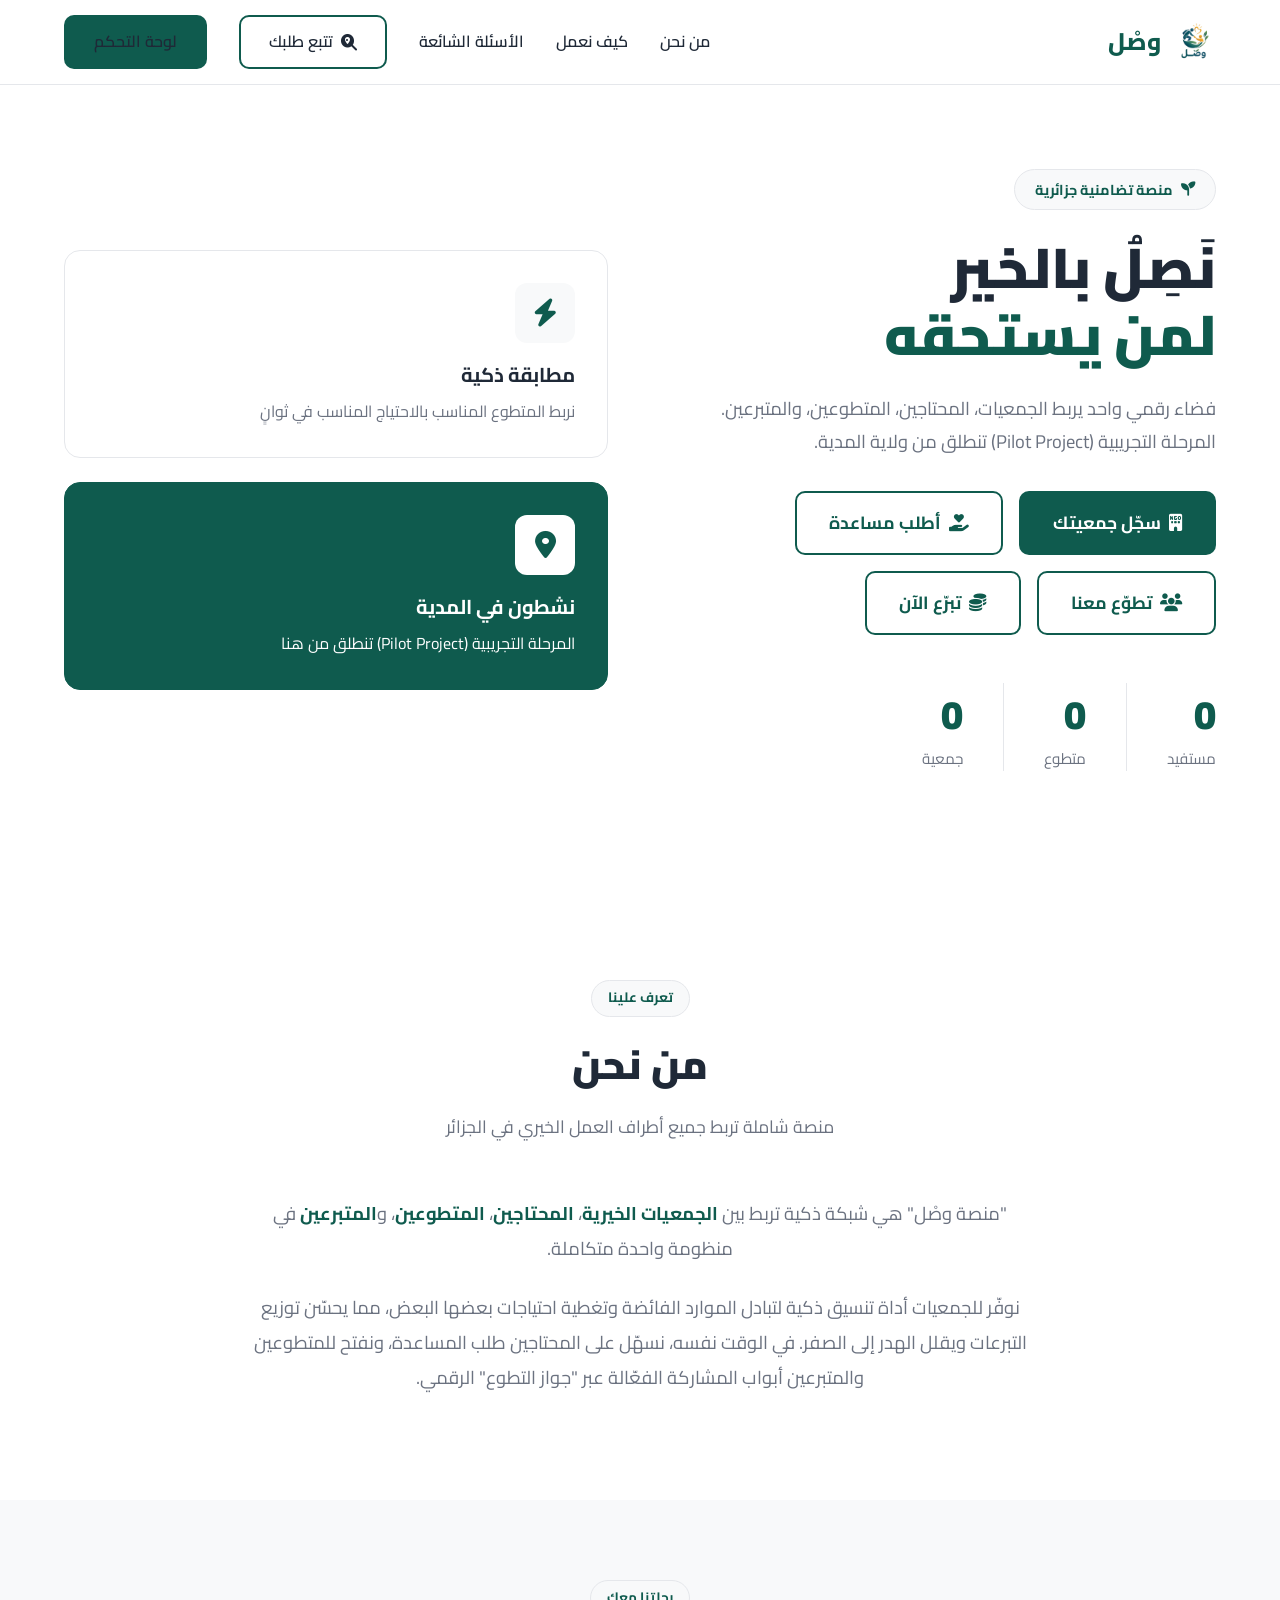
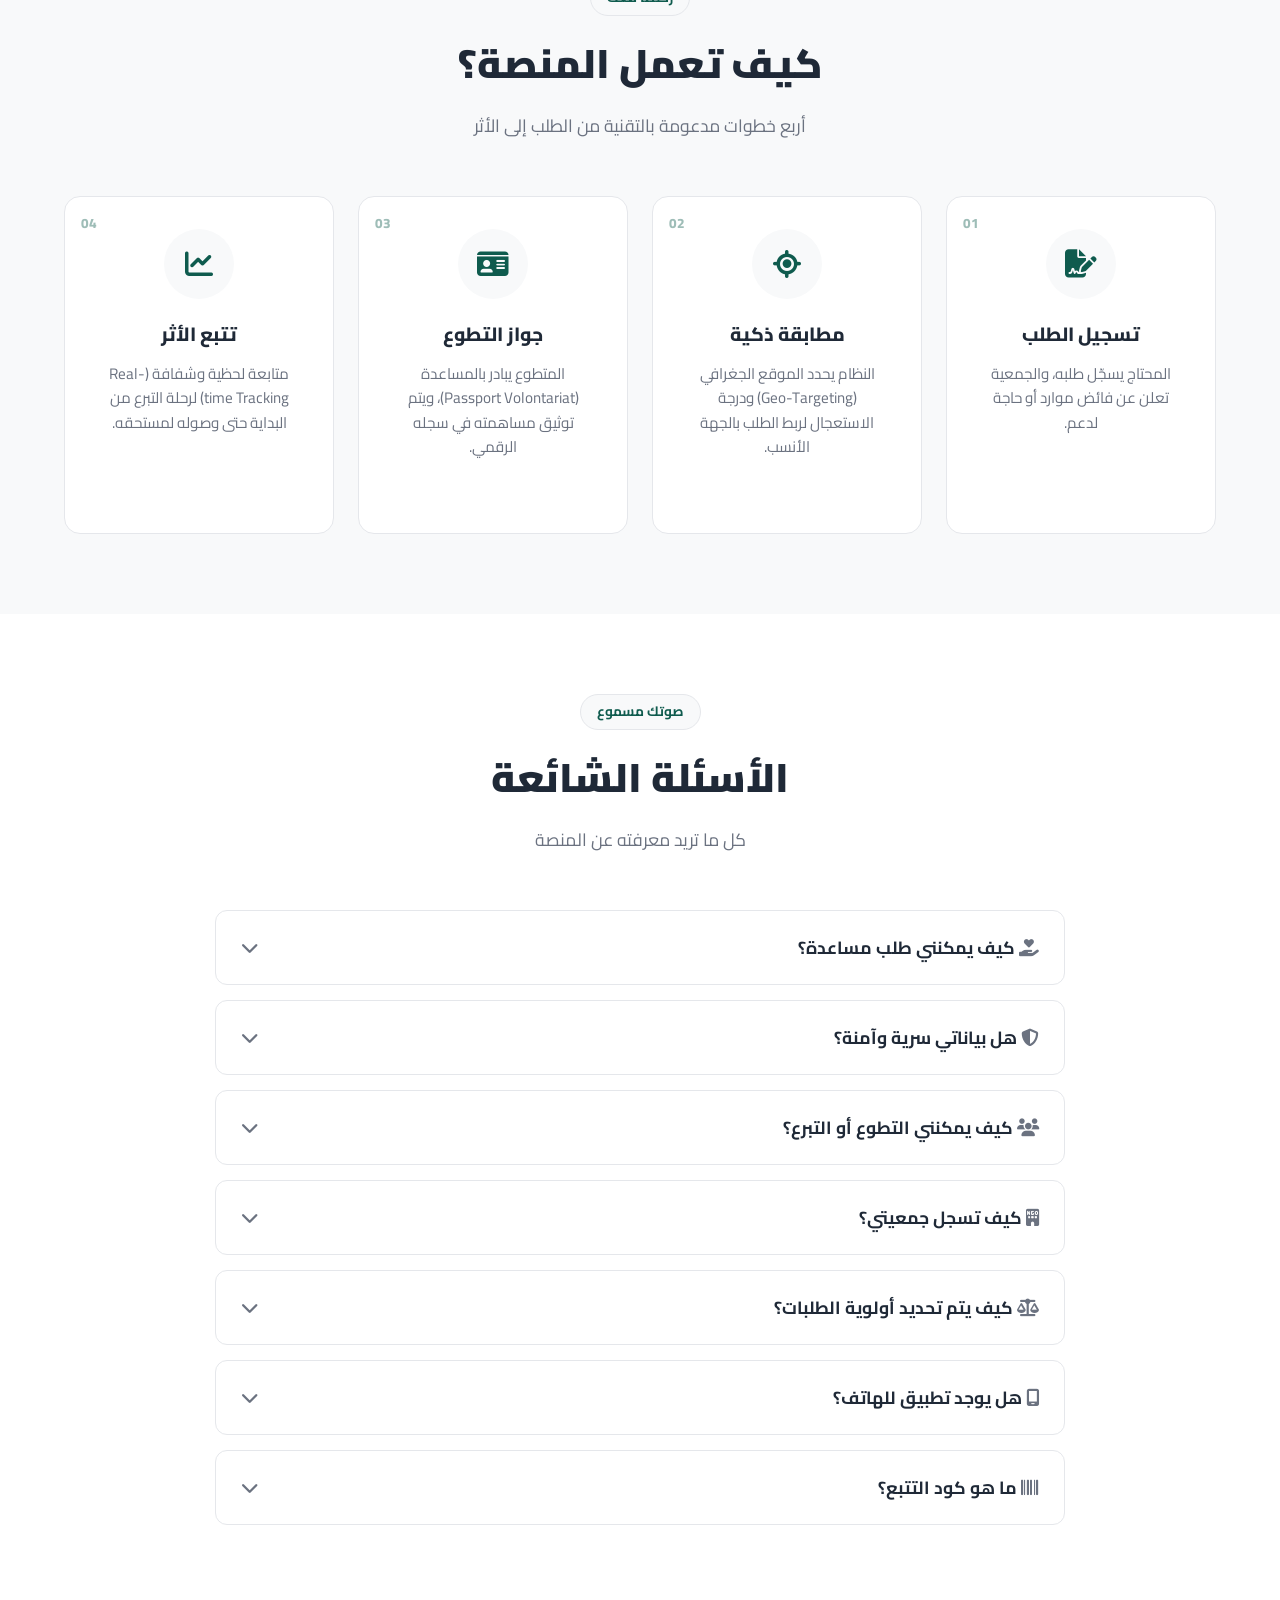
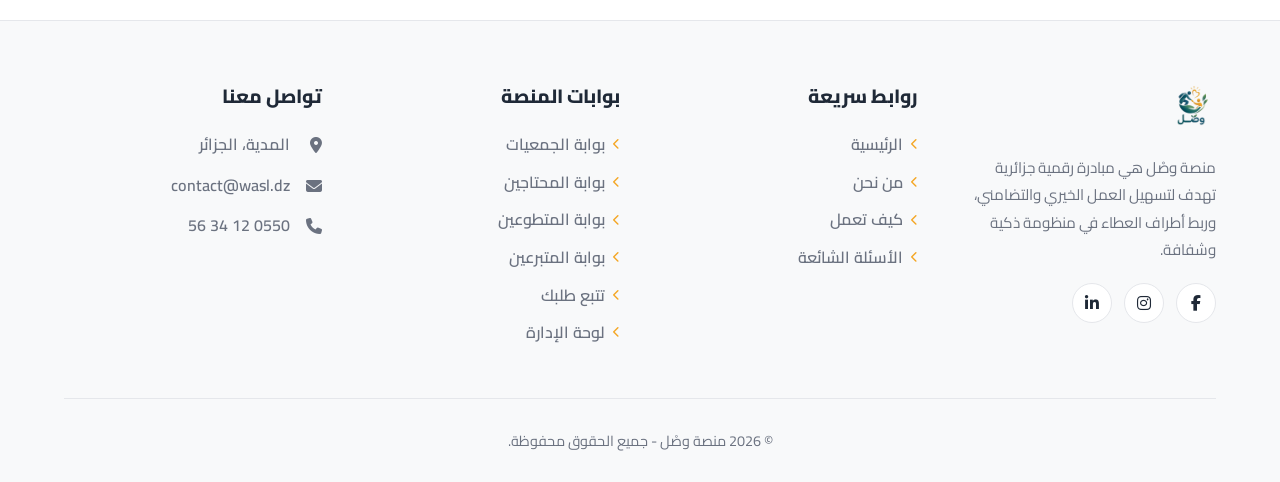
<file: index.html>
<!DOCTYPE html>
<html lang="ar" dir="rtl">
<head>
    <meta charset="UTF-8">
    <meta name="viewport" content="width=device-width, initial-scale=1.0">
    <meta name="theme-color" content="#0F5B4E">
    <title>وصْل | جسر العطاء الذكي</title>
    <link href="https://fonts.googleapis.com/css2?family=Cairo:wght@400;600;700;800;900&display=swap" rel="stylesheet">
    <link rel="stylesheet" href="https://cdnjs.cloudflare.com/ajax/libs/font-awesome/6.4.0/css/all.min.css">
    <link rel="stylesheet" href="css/style.css">
    <link rel="manifest" href="manifest.json">
</head>
<body>

<!-- Header -->
<header>
    <div class="container header-inner">
        <a href="index.html" class="logo">
            <img src="assets/logo.png" alt="وصْل">
            <span>وصْل</span>
        </a>
        <nav class="main-nav">
            <a href="#about">من نحن</a>
            <a href="#how-it-works">كيف نعمل</a>
            <a href="#faq">الأسئلة الشائعة</a>
            <a href="track.html" class="btn btn-outline">
                <i class="fa-solid fa-magnifying-glass-location"></i> تتبع طلبك
            </a>
            <a href="admin.html" class="btn btn-primary">لوحة التحكم</a>
        </nav>
        <button class="menu-toggle" aria-label="القائمة">
            <i class="fa-solid fa-bars"></i>
        </button>
    </div>
    <div class="mobile-menu">
        <a href="#about">من نحن</a>
        <a href="#how-it-works">كيف نعمل</a>
        <a href="#faq">الأسئلة الشائعة</a>
        <a href="track.html"><i class="fa-solid fa-magnifying-glass-location"></i> تتبع طلبك</a>
        <a href="admin.html"><i class="fa-solid fa-shield-halved"></i> لوحة التحكم</a>
    </div>
</header>

<!-- Hero Section -->
<section class="hero">
    <div class="container hero-content">
        <div class="hero-text">
            <span class="hero-badge">
                <i class="fa-solid fa-seedling"></i>
                منصة تضامنية جزائرية
            </span>
            <h1>نَصِلُ بالخير<br><span>لمن يستحقه</span></h1>
            <p>فضاء رقمي واحد يربط الجمعيات، المحتاجين، المتطوعين، والمتبرعين. المرحلة التجريبية (Pilot Project) تنطلق من ولاية المدية.</p>
            
            <div class="hero-actions">
                <a href="association.html" class="btn btn-primary btn-lg">
                    <i class="fa-solid fa-building-ngo"></i>
                    سجّل جمعيتك
                </a>
                <a href="needy.html" class="btn btn-outline btn-lg">
                    <i class="fa-solid fa-hand-holding-heart"></i>
                    أطلب مساعدة
                </a>
                <a href="volunteer.html" class="btn btn-outline btn-lg">
                    <i class="fa-solid fa-users"></i>
                    تطوّع معنا
                </a>
                <a href="donor.html" class="btn btn-outline btn-lg">
                    <i class="fa-solid fa-coins"></i>
                    تبرّع الآن
                </a>
            </div>
            
            <div class="hero-stats">
                <div class="stat">
                    <strong id="count1">0</strong>
                    <span>مستفيد</span>
                </div>
                <div class="stat-divider"></div>
                <div class="stat">
                    <strong id="count2">0</strong>
                    <span>متطوع</span>
                </div>
                <div class="stat-divider"></div>
                <div class="stat">
                    <strong id="count3">0</strong>
                    <span>جمعية</span>
                </div>
            </div>
        </div>
        
        <div class="hero-visual">
            <div class="hero-card">
                <div class="hero-card-icon">
                    <i class="fa-solid fa-bolt"></i>
                </div>
                <h3>مطابقة ذكية</h3>
                <p>نربط المتطوع المناسب بالاحتياج المناسب في ثوانٍ</p>
            </div>
            <div class="hero-card featured">
                <div class="hero-card-icon">
                    <i class="fa-solid fa-location-dot"></i>
                </div>
                <h3>نشطون في المدية</h3>
                <p>المرحلة التجريبية (Pilot Project) تنطلق من هنا</p>
            </div>
        </div>
    </div>
</section>

<!-- About Section -->
<section id="about" class="section">
    <div class="container">
        <div class="section-header">
            <span class="section-label">تعرف علينا</span>
            <h2>من نحن</h2>
            <p>منصة شاملة تربط جميع أطراف العمل الخيري في الجزائر</p>
        </div>
        <div class="about-content">
            <p>"منصة وصْل" هي شبكة ذكية تربط بين <strong>الجمعيات الخيرية</strong>، <strong>المحتاجين</strong>، <strong>المتطوعين</strong>، و<strong>المتبرعين</strong> في منظومة واحدة متكاملة.</p>
            <p>نوفّر للجمعيات أداة تنسيق ذكية لتبادل الموارد الفائضة وتغطية احتياجات بعضها البعض، مما يحسّن توزيع التبرعات ويقلل الهدر إلى الصفر. في الوقت نفسه، نسهّل على المحتاجين طلب المساعدة، ونفتح للمتطوعين والمتبرعين أبواب المشاركة الفعّالة عبر "جواز التطوع" الرقمي.</p>
        </div>
    </div>
</section>

<!-- How It Works -->
<section id="how-it-works" class="section section-alt">
    <div class="container">
        <div class="section-header">
            <span class="section-label">رحلتنا معك</span>
            <h2>كيف تعمل المنصة؟</h2>
            <p>أربع خطوات مدعومة بالتقنية من الطلب إلى الأثر</p>
        </div>
        <div class="steps-grid">
            <div class="step-card" onclick="openModal('modal-1')">
                <span class="step-number">01</span>
                <div class="step-icon">
                    <i class="fa-solid fa-file-signature"></i>
                </div>
                <h3>تسجيل الطلب</h3>
                <p>المحتاج يسجّل طلبه، والجمعية تعلن عن فائض موارد أو حاجة لدعم.</p>
                <span class="click-hint">اضغط للتفاصيل <i class="fa-solid fa-arrow-left"></i></span>
            </div>
            <div class="step-card" onclick="openModal('modal-2')">
                <span class="step-number">02</span>
                <div class="step-icon">
                    <i class="fa-solid fa-location-crosshairs"></i>
                </div>
                <h3>مطابقة ذكية</h3>
                <p>النظام يحدد الموقع الجغرافي (Geo-Targeting) ودرجة الاستعجال لربط الطلب بالجهة الأنسب.</p>
                <span class="click-hint">اضغط للتفاصيل <i class="fa-solid fa-arrow-left"></i></span>
            </div>
            <div class="step-card" onclick="openModal('modal-3')">
                <span class="step-number">03</span>
                <div class="step-icon">
                    <i class="fa-solid fa-id-card"></i>
                </div>
                <h3>جواز التطوع</h3>
                <p>المتطوع يبادر بالمساعدة (Passport Volontariat)، ويتم توثيق مساهمته في سجله الرقمي.</p>
                <span class="click-hint">اضغط للتفاصيل <i class="fa-solid fa-arrow-left"></i></span>
            </div>
            <div class="step-card" onclick="openModal('modal-4')">
                <span class="step-number">04</span>
                <div class="step-icon">
                    <i class="fa-solid fa-chart-line"></i>
                </div>
                <h3>تتبع الأثر</h3>
                <p>متابعة لحظية وشفافة (Real-time Tracking) لرحلة التبرع من البداية حتى وصوله لمستحقه.</p>
                <span class="click-hint">اضغط للتفاصيل <i class="fa-solid fa-arrow-left"></i></span>
            </div>
        </div>
    </div>
</section>

<!-- FAQ Section -->
<section id="faq" class="section">
    <div class="container">
        <div class="section-header">
            <span class="section-label">صوتك مسموع</span>
            <h2>الأسئلة الشائعة</h2>
            <p>كل ما تريد معرفته عن المنصة</p>
        </div>
        <div class="faq-container">
            <div class="faq-item">
                <button class="faq-question" onclick="toggleFaq(this)">
                    <span><i class="fa-solid fa-hand-holding-heart"></i> كيف يمكنني طلب مساعدة؟</span>
                    <i class="fa-solid fa-chevron-down"></i>
                </button>
                <div class="faq-answer">
                    <p>اضغط على "أطلب مساعدة" واملأ النموذج بمعلوماتك. فريق الإدارة سيقيّم طلبك بموضوعية خلال 24-48 ساعة ويوجّهه لأقرب جمعية.</p>
                </div>
            </div>
            <div class="faq-item">
                <button class="faq-question" onclick="toggleFaq(this)">
                    <span><i class="fa-solid fa-shield-halved"></i> هل بياناتي سرية وآمنة؟</span>
                    <i class="fa-solid fa-chevron-down"></i>
                </button>
                <div class="faq-answer">
                    <p>نعم تماماً. نستخدم أعلى معايير التشفير. بياناتك لا تظهر إلا للجمعيات المعتمدة في منطقتك بعد اعتماد الإدارة.</p>
                </div>
            </div>
            <div class="faq-item">
                <button class="faq-question" onclick="toggleFaq(this)">
                    <span><i class="fa-solid fa-users"></i> كيف يمكنني التطوع أو التبرع؟</span>
                    <i class="fa-solid fa-chevron-down"></i>
                </button>
                <div class="faq-answer">
                    <p>سجّل في قسم "تطوّع معنا" أو "تبرّع الآن"، حدد مهاراتك أو نوع التبرع. ستصلك فرص مطابقة في منطقتك.</p>
                </div>
            </div>
            <div class="faq-item">
                <button class="faq-question" onclick="toggleFaq(this)">
                    <span><i class="fa-solid fa-building-ngo"></i> كيف تسجل جمعيتي؟</span>
                    <i class="fa-solid fa-chevron-down"></i>
                </button>
                <div class="faq-answer">
                    <p>اضغط على "سجّل جمعيتك" وقدّم الوثائق المطلوبة. تتم المراجعة خلال 48 ساعة. حالياً نقبل الجمعيات في ولاية المدية كمرحلة تجريبية.</p>
                </div>
            </div>
            <div class="faq-item">
                <button class="faq-question" onclick="toggleFaq(this)">
                    <span><i class="fa-solid fa-scale-balanced"></i> كيف يتم تحديد أولوية الطلبات؟</span>
                    <i class="fa-solid fa-chevron-down"></i>
                </button>
                <div class="faq-answer">
                    <p>نظام تقييم نمطي (Scoring Matrix) موضوعي يحسب نقاط كل حالة بناءً على معايير دقيقة (أطفال، أمراض، وضع السكن...). الإدارة فقط هي من تعتمد الأولويات.</p>
                </div>
            </div>
            <div class="faq-item">
                <button class="faq-question" onclick="toggleFaq(this)">
                    <span><i class="fa-solid fa-mobile-screen"></i> هل يوجد تطبيق للهاتف؟</span>
                    <i class="fa-solid fa-chevron-down"></i>
                </button>
                <div class="faq-answer">
                    <p>نعم! المنصة تعمل كتطبيق PWA. يمكنك تثبيتها على هاتفك مباشرة من المتصفح، وتعمل حتى بدون إنترنت.</p>
                </div>
            </div>
            <div class="faq-item">
                <button class="faq-question" onclick="toggleFaq(this)">
                    <span><i class="fa-solid fa-barcode"></i> ما هو كود التتبع؟</span>
                    <i class="fa-solid fa-chevron-down"></i>
                </button>
                <div class="faq-answer">
                    <p>بعد تسجيل أي طلب، ستحصل على كود فريد (مثل WSL-1234) يمكنك استخدامه في صفحة "تتبع طلبك" لمعرفة حالة طلبك في أي وقت.</p>
                </div>
            </div>
        </div>
    </div>
</section>

<!-- Footer -->
<footer class="site-footer">
    <div class="container">
        <div class="footer-grid">
            <div class="footer-col">
                <img src="assets/logo.png" alt="وصْل" class="footer-logo">
                <p>منصة وصْل هي مبادرة رقمية جزائرية تهدف لتسهيل العمل الخيري والتضامني، وربط أطراف العطاء في منظومة ذكية وشفافة.</p>
                <div class="social-icons">
                    <a href="#" aria-label="Facebook"><i class="fa-brands fa-facebook-f"></i></a>
                    <a href="#" aria-label="Instagram"><i class="fa-brands fa-instagram"></i></a>
                    <a href="#" aria-label="LinkedIn"><i class="fa-brands fa-linkedin-in"></i></a>
                </div>
            </div>
            <div class="footer-col">
                <h4>روابط سريعة</h4>
                <ul class="footer-links">
                    <li><a href="index.html"><i class="fa-solid fa-chevron-left"></i> الرئيسية</a></li>
                    <li><a href="#about"><i class="fa-solid fa-chevron-left"></i> من نحن</a></li>
                    <li><a href="#how-it-works"><i class="fa-solid fa-chevron-left"></i> كيف تعمل</a></li>
                    <li><a href="#faq"><i class="fa-solid fa-chevron-left"></i> الأسئلة الشائعة</a></li>
                </ul>
            </div>
            <div class="footer-col">
                <h4>بوابات المنصة</h4>
                <ul class="footer-links">
                    <li><a href="association.html"><i class="fa-solid fa-chevron-left"></i> بوابة الجمعيات</a></li>
                    <li><a href="needy.html"><i class="fa-solid fa-chevron-left"></i> بوابة المحتاجين</a></li>
                    <li><a href="volunteer.html"><i class="fa-solid fa-chevron-left"></i> بوابة المتطوعين</a></li>
                    <li><a href="donor.html"><i class="fa-solid fa-chevron-left"></i> بوابة المتبرعين</a></li>
                    <li><a href="track.html"><i class="fa-solid fa-chevron-left"></i> تتبع طلبك</a></li>
                    <li><a href="admin.html"><i class="fa-solid fa-chevron-left"></i> لوحة الإدارة</a></li>
                </ul>
            </div>
            <div class="footer-col">
                <h4>تواصل معنا</h4>
                <ul class="footer-contact">
                    <li><i class="fa-solid fa-location-dot"></i> المدية، الجزائر</li>
                    <li><i class="fa-solid fa-envelope"></i> contact@wasl.dz</li>
                    <li><i class="fa-solid fa-phone"></i> 0550 12 34 56</li>
                </ul>
            </div>
        </div>
        <div class="footer-bottom">
            <p>&copy; <span id="current-year"></span> منصة وصْل - جميع الحقوق محفوظة.</p>
        </div>
    </div>
</footer>

<!-- Modals -->
<div id="modal-1" class="modal">
    <div class="modal-content">
        <span class="close-modal" onclick="closeModal('modal-1')">&times;</span>
        <div class="modal-icon">
            <i class="fa-solid fa-file-signature"></i>
        </div>
        <h2>تسجيل الطلب</h2>
        <p>يقوم المحتاج بإنشاء حساب وتقديم طلب مساعدة بسرية تامة. في المقابل، تدخل الجمعيات مواردها الفائضة في النظام لتكون جاهزة للربط الفوري.</p>
    </div>
</div>

<div id="modal-2" class="modal">
    <div class="modal-content">
        <span class="close-modal" onclick="closeModal('modal-2')">&times;</span>
        <div class="modal-icon">
            <i class="fa-solid fa-location-crosshairs"></i>
        </div>
        <h2>المطابقة الذكية (Geo-Targeting)</h2>
        <ul class="modal-features">
            <li><i class="fa-solid fa-location-dot"></i><div><strong>الموقع الجغرافي:</strong> أقرب جمعية في منطقتك</div></li>
            <li><i class="fa-solid fa-scale-balanced"></i><div><strong>نوع الاحتياج:</strong> مطابقة دقيقة للموارد</div></li>
            <li><i class="fa-solid fa-gauge-high"></i><div><strong>درجة الاستعجال:</strong> الأولوية للحالات الطارئة</div></li>
        </ul>
    </div>
</div>

<div id="modal-3" class="modal">
    <div class="modal-content">
        <span class="close-modal" onclick="closeModal('modal-3')">&times;</span>
        <div class="modal-icon">
            <i class="fa-solid fa-id-card"></i>
        </div>
        <h2>جواز التطوع (Passport Volontariat)</h2>
        <p>سجل رقمي موثّق يسجل كل ساعات تطوعك، الجمعيات التي ساعدتها، والتقييمات. يمكنك مشاركته في سيرتك الذاتية أو للحصول على شهادات تقدير.</p>
    </div>
</div>

<div id="modal-4" class="modal">
    <div class="modal-content">
        <span class="close-modal" onclick="closeModal('modal-4')">&times;</span>
        <div class="modal-icon">
            <i class="fa-solid fa-chart-line"></i>
        </div>
        <h2>تتبع الأثر (Real-time Tracking)</h2>
        <ul class="modal-features">
            <li><i class="fa-solid fa-eye"></i><div><strong>شفافية كاملة:</strong> كل تبرع موثق من البداية للنهاية</div></li>
            <li><i class="fa-solid fa-file-pdf"></i><div><strong>تقارير دورية:</strong> إحصائيات واضحة عن أثر العمل</div></li>
        </ul>
    </div>
</div>

<script src="js/app.js"></script>
</body>
</html>
</file>
<file: css/style.css>
:root {
    --bg: #FFFFFF;
    --bg-alt: #F8F9FA;
    --primary: #0F5B4E;
    --primary-dark: #0a3d35;
    --accent: #F4A623;
    --text: #1F2937;
    --text-muted: #6B7280;
    --border: #E5E7EB;
    --shadow: 0 2px 8px rgba(0,0,0,0.04);
    --shadow-lg: 0 10px 30px rgba(15,91,78,0.12);
}

* { margin: 0; padding: 0; box-sizing: border-box; font-family: 'Cairo', sans-serif; }

body {
    background: var(--bg);
    color: var(--text);
    line-height: 1.6;
    overflow-x: hidden;
}

.container { width: 90%; max-width: 1200px; margin: 0 auto; }
a { text-decoration: none; color: inherit; transition: 0.3s; }

/* Header */
header {
    position: fixed;
    top: 0;
    width: 100%;
    background: var(--bg);
    border-bottom: 1px solid var(--border);
    z-index: 1000;
    padding: 15px 0;
}

.header-inner {
    display: flex;
    justify-content: space-between;
    align-items: center;
}

.logo {
    display: flex;
    align-items: center;
    gap: 10px;
    font-weight: 800;
    font-size: 1.5rem;
    color: var(--primary);
}

.logo img { height: 45px; }

.main-nav {
    display: flex;
    align-items: center;
    gap: 2rem;
}

.main-nav a {
    color: var(--text);
    font-weight: 600;
}

.main-nav a:hover { color: var(--primary); }

.menu-toggle {
    display: none;
    background: none;
    border: none;
    font-size: 1.5rem;
    color: var(--text);
    cursor: pointer;
}

.mobile-menu {
    display: none;
    flex-direction: column;
    padding: 1rem;
    background: var(--bg);
    border-top: 1px solid var(--border);
}

.mobile-menu.active { display: flex; }

.mobile-menu a {
    padding: 1rem;
    border-bottom: 1px solid var(--border);
    color: var(--text);
    font-weight: 600;
}

/* Buttons */
.btn {
    display: inline-flex;
    align-items: center;
    gap: 0.5rem;
    padding: 0.75rem 1.75rem;
    border-radius: 10px;
    font-weight: 700;
    transition: all 0.3s;
    border: 2px solid transparent;
    font-size: 1rem;
}

.btn-primary {
    background: var(--primary);
    color: white;
}

.btn-primary:hover {
    background: var(--primary-dark);
    transform: translateY(-2px);
    color: white;
}

.btn-outline {
    background: transparent;
    color: var(--primary);
    border-color: var(--primary);
}

.btn-outline:hover {
    background: var(--primary);
    color: white;
}

.btn-lg { padding: 1rem 2rem; font-size: 1.1rem; }

/* Hero */
.hero {
    padding: 120px 0 80px;
    background: var(--bg);
    min-height: 100vh;
    display: flex;
    align-items: center;
}

.hero-content {
    display: grid;
    grid-template-columns: 1fr 1fr;
    gap: 4rem;
    align-items: center;
}

.hero-badge {
    display: inline-flex;
    align-items: center;
    gap: 0.5rem;
    background: var(--bg-alt);
    color: var(--primary);
    padding: 0.5rem 1.25rem;
    border-radius: 99px;
    font-weight: 700;
    font-size: 0.9rem;
    margin-bottom: 1.5rem;
    border: 1px solid var(--border);
}

.hero-text h1 {
    font-size: 3.5rem;
    font-weight: 900;
    color: var(--text);
    line-height: 1.2;
    margin-bottom: 1.5rem;
}

.hero-text h1 span { color: var(--primary); }

.hero-text p {
    font-size: 1.15rem;
    color: var(--text-muted);
    margin-bottom: 2rem;
    line-height: 1.8;
}

.hero-actions {
    display: flex;
    gap: 1rem;
    margin-bottom: 3rem;
    flex-wrap: wrap;
}

.hero-stats {
    display: flex;
    gap: 2.5rem;
    flex-wrap: wrap;
}

.stat {
    display: flex;
    flex-direction: column;
}

.stat strong {
    font-size: 2.5rem;
    font-weight: 900;
    color: var(--primary);
}

.stat span {
    font-size: 0.95rem;
    color: var(--text-muted);
}

.stat-divider {
    width: 1px;
    background: var(--border);
}

.hero-visual {
    display: flex;
    flex-direction: column;
    gap: 1.5rem;
}

.hero-card {
    background: var(--bg);
    border: 1px solid var(--border);
    border-radius: 16px;
    padding: 2rem;
    transition: all 0.3s;
}

.hero-card:hover {
    transform: translateY(-5px);
    box-shadow: var(--shadow-lg);
    border-color: var(--primary);
}

.hero-card.featured {
    background: var(--primary);
    border-color: var(--primary);
}

.hero-card.featured h3,
.hero-card.featured p { color: white; }

.hero-card-icon {
    width: 60px;
    height: 60px;
    background: var(--bg-alt);
    border-radius: 12px;
    display: flex;
    align-items: center;
    justify-content: center;
    font-size: 1.75rem;
    color: var(--primary);
    margin-bottom: 1rem;
}

.hero-card.featured .hero-card-icon {
    background: white;
    color: var(--primary);
}

.hero-card h3 {
    font-size: 1.25rem;
    color: var(--text);
    margin-bottom: 0.5rem;
}

.hero-card p {
    color: var(--text-muted);
    margin: 0;
}

/* Sections */
.section {
    padding: 80px 0;
    background: var(--bg);
}

.section-alt {
    background: var(--bg-alt);
}

.section-header {
    text-align: center;
    max-width: 700px;
    margin: 0 auto 3.5rem;
}

.section-label {
    display: inline-block;
    background: var(--bg-alt);
    color: var(--primary);
    padding: 0.4rem 1rem;
    border-radius: 99px;
    font-weight: 700;
    font-size: 0.85rem;
    margin-bottom: 1rem;
    border: 1px solid var(--border);
}

.section-header h2 {
    font-size: 2.5rem;
    font-weight: 900;
    color: var(--text);
    margin-bottom: 1rem;
}

.section-header p {
    font-size: 1.1rem;
    color: var(--text-muted);
}

/* About */
.about-content {
    max-width: 800px;
    margin: 0 auto;
    text-align: center;
    font-size: 1.15rem;
    color: var(--text-muted);
    line-height: 1.9;
}

.about-content p { margin-bottom: 1.5rem; }
.about-content strong { color: var(--primary); }

/* Steps */
.steps-grid {
    display: grid;
    grid-template-columns: repeat(auto-fit, minmax(260px, 1fr));
    gap: 1.5rem;
}

.step-card {
    background: var(--bg);
    border: 1px solid var(--border);
    border-radius: 16px;
    padding: 2rem;
    text-align: center;
    transition: all 0.3s;
    position: relative;
    cursor: pointer;
}

.step-card:hover {
    transform: translateY(-5px);
    border-color: var(--primary);
    box-shadow: var(--shadow-lg);
}

.step-number {
    position: absolute;
    top: 1rem;
    left: 1rem;
    font-size: 0.85rem;
    font-weight: 800;
    color: var(--primary);
    opacity: 0.4;
}

.step-icon {
    width: 70px;
    height: 70px;
    background: var(--bg-alt);
    border-radius: 50%;
    display: flex;
    align-items: center;
    justify-content: center;
    margin: 0 auto 1.25rem;
    font-size: 1.75rem;
    color: var(--primary);
}

.step-card h3 {
    font-size: 1.2rem;
    color: var(--text);
    margin-bottom: 0.75rem;
    font-weight: 800;
}

.step-card p {
    color: var(--text-muted);
    font-size: 0.95rem;
    margin-bottom: 1rem;
}

.click-hint {
    display: inline-flex;
    align-items: center;
    gap: 0.5rem;
    color: var(--primary);
    font-weight: 700;
    font-size: 0.9rem;
    opacity: 0;
    transition: 0.3s;
}

.step-card:hover .click-hint { opacity: 1; }

/* FAQ */
.faq-container {
    max-width: 850px;
    margin: 0 auto;
}

.faq-item {
    background: var(--bg);
    border: 1px solid var(--border);
    border-radius: 12px;
    margin-bottom: 15px;
    overflow: hidden;
    transition: 0.3s;
}

.faq-item:hover {
    border-color: var(--primary);
}

.faq-question {
    width: 100%;
    text-align: right;
    padding: 20px 25px;
    background: none;
    border: none;
    font-size: 1.1rem;
    font-weight: 700;
    color: var(--text);
    cursor: pointer;
    display: flex;
    justify-content: space-between;
    align-items: center;
    font-family: inherit;
    transition: 0.3s;
}

.faq-question:hover {
    color: var(--primary);
}

.faq-question i {
    transition: 0.3s;
    color: var(--text-muted);
}

.faq-question.active i {
    transform: rotate(180deg);
    color: var(--primary);
}

.faq-answer {
    max-height: 0;
    overflow: hidden;
    transition: max-height 0.3s ease;
    padding: 0 25px;
}

.faq-answer p {
    padding-bottom: 20px;
    color: var(--text-muted);
    font-size: 1rem;
    line-height: 1.8;
}

/* Footer */
.site-footer {
    background: var(--bg-alt);
    border-top: 1px solid var(--border);
    padding: 60px 0 30px;
}

.footer-grid {
    display: grid;
    grid-template-columns: repeat(auto-fit, minmax(220px, 1fr));
    gap: 40px;
    margin-bottom: 40px;
}

.footer-col h4 {
    color: var(--text);
    margin-bottom: 20px;
    font-size: 1.2rem;
    font-weight: 800;
}

.footer-logo {
    height: 50px;
    margin-bottom: 15px;
}

.footer-col p {
    color: var(--text-muted);
    font-size: 0.95rem;
    line-height: 1.8;
    margin-bottom: 20px;
}

.footer-links {
    list-style: none;
}

.footer-links li { margin-bottom: 12px; }

.footer-links a {
    color: var(--text-muted);
    font-weight: 600;
    display: flex;
    align-items: center;
    gap: 8px;
}

.footer-links a:hover {
    color: var(--primary);
    padding-right: 5px;
}

.footer-links a i {
    font-size: 0.7rem;
    color: var(--accent);
}

.footer-contact {
    list-style: none;
}

.footer-contact li {
    margin-bottom: 15px;
    display: flex;
    align-items: center;
    gap: 12px;
    color: var(--text-muted);
    font-weight: 600;
}

.footer-contact li i {
    color: var(--text-muted);
    transition: 0.3s;
    width: 20px;
}

.footer-contact li:hover i { color: var(--primary); }

.social-icons {
    display: flex;
    gap: 12px;
    margin-top: 20px;
}

.social-icons a {
    width: 40px;
    height: 40px;
    background: var(--bg);
    border: 1px solid var(--border);
    display: flex;
    align-items: center;
    justify-content: center;
    border-radius: 50%;
    color: var(--text);
    transition: 0.3s;
}

.social-icons a:hover {
    border-color: var(--primary);
    color: var(--primary);
}

.footer-bottom {
    text-align: center;
    padding-top: 30px;
    border-top: 1px solid var(--border);
    color: var(--text-muted);
    font-size: 0.9rem;
}

/* Modals */
.modal {
    display: none;
    position: fixed;
    top: 0;
    left: 0;
    width: 100%;
    height: 100%;
    background: rgba(255,255,255,0.9);
    backdrop-filter: blur(5px);
    z-index: 3000;
    align-items: center;
    justify-content: center;
    padding: 20px;
}

.modal.active { display: flex; }

.modal-content {
    background: var(--bg);
    padding: 40px;
    border-radius: 24px;
    max-width: 550px;
    width: 100%;
    text-align: center;
    position: relative;
    animation: slideUp 0.3s ease-out;
    border: 1px solid var(--border);
    box-shadow: var(--shadow-lg);
}

@keyframes slideUp {
    from { transform: translateY(30px); opacity: 0; }
    to { transform: translateY(0); opacity: 1; }
}

.close-modal {
    position: absolute;
    top: 20px;
    left: 20px;
    font-size: 1.8rem;
    color: var(--text-muted);
    cursor: pointer;
    width: 40px;
    height: 40px;
    display: flex;
    align-items: center;
    justify-content: center;
    border-radius: 50%;
    transition: 0.3s;
}

.close-modal:hover {
    background: var(--bg-alt);
    color: var(--primary);
}

.modal-icon {
    width: 80px;
    height: 80px;
    background: var(--bg-alt);
    border-radius: 50%;
    display: flex;
    align-items: center;
    justify-content: center;
    margin: 0 auto 20px;
    font-size: 2rem;
    color: var(--primary);
}

.modal-content h2 {
    color: var(--text);
    margin-bottom: 20px;
    font-size: 1.5rem;
}

.modal-content p {
    color: var(--text-muted);
    font-size: 1.05rem;
    line-height: 1.8;
    margin-bottom: 15px;
}

.modal-features {
    list-style: none;
    text-align: right;
    margin-top: 20px;
}

.modal-features li {
    padding: 12px;
    margin-bottom: 10px;
    background: var(--bg-alt);
    border: 1px solid var(--border);
    border-radius: 10px;
    display: flex;
    align-items: flex-start;
    gap: 12px;
    transition: 0.3s;
}

.modal-features li:hover {
    border-color: var(--primary);
}

.modal-features li i {
    color: var(--accent);
    font-size: 1.2rem;
    margin-top: 3px;
}

.modal-features li strong {
    color: var(--text);
    display: block;
    margin-bottom: 4px;
}

/* Responsive */
@media (max-width: 900px) {
    .hero-content { grid-template-columns: 1fr; }
    .hero-text h1 { font-size: 2.5rem; }
    .main-nav { display: none; }
    .menu-toggle { display: block; }
}

@media (max-width: 768px) {
    .hero { padding: 100px 0 60px; }
    .section { padding: 60px 0; }
    .section-header h2 { font-size: 1.75rem; }
    .hero-stats { gap: 1.5rem; }
    .hero-actions { flex-direction: column; }
    .btn { width: 100%; justify-content: center; }
}
</file>
